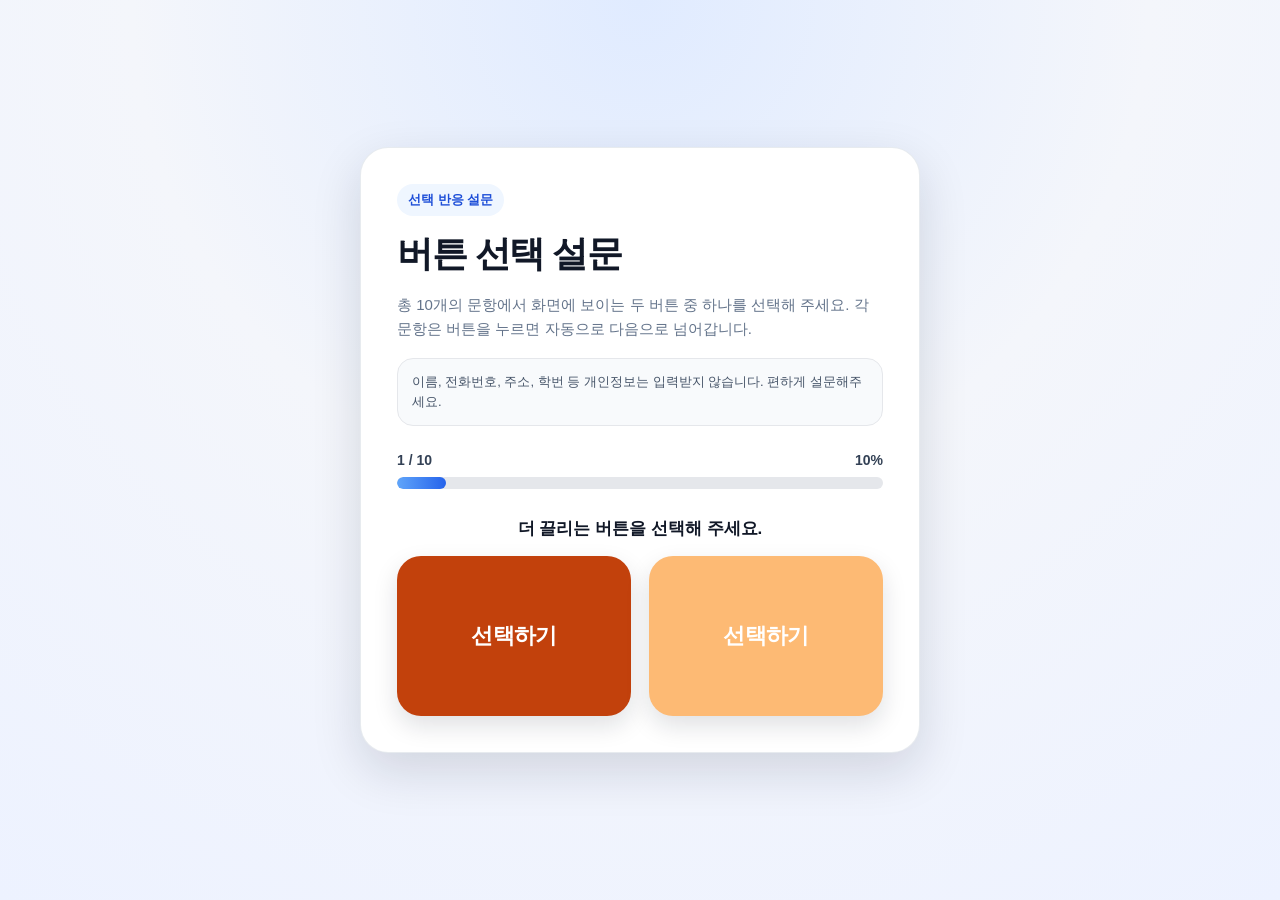
<file: index.html>
<!DOCTYPE html>
<html lang="ko">
<head>
  <meta charset="UTF-8" />
  <meta name="viewport" content="width=device-width, initial-scale=1.0, viewport-fit=cover" />
  <title>선택 반응 설문</title>
  <link rel="stylesheet" href="style.css" />
</head>
<body>
  <main class="app-shell">
    <section class="card survey-card" id="surveyCard">
      <div class="top-label">선택 반응 설문</div>
      <h1>버튼 선택 설문</h1>
      <p class="description">
        총 10개의 문항에서 화면에 보이는 두 버튼 중 하나를 선택해 주세요.
        각 문항은 버튼을 누르면 자동으로 다음으로 넘어갑니다.
      </p>
      <p class="privacy-note">
        이름, 전화번호, 주소, 학번 등 개인정보는 입력받지 않습니다.
        편하게 설문해주세요.
      </p>

      <div class="progress-wrap" aria-label="설문 진행률">
        <div class="progress-text">
          <span id="progressText">1 / 10</span>
          <span id="progressPercent">10%</span>
        </div>
        <div class="progress-bar">
          <div class="progress-fill" id="progressFill"></div>
        </div>
      </div>

      <div class="question-box">
        <p class="question-title" id="questionTitle">더 끌리는 버튼을 선택해 주세요.</p>
        <div class="button-row" id="buttonRow"></div>
      </div>

      <div class="status-message" id="statusMessage" role="status"></div>
    </section>

    <section class="card done-card hidden" id="doneCard">
      <div class="done-icon">✓</div>
      <h1>설문이 완료되었습니다</h1>
      <p class="description">
        응답이 저장되었습니다. 감사합니다!.
      </p>
      <button class="primary-action" id="restartButton">다시 설문하기</button>
    </section>
  </main>

  <script src="script.js"></script>
</body>
</html>
</file>
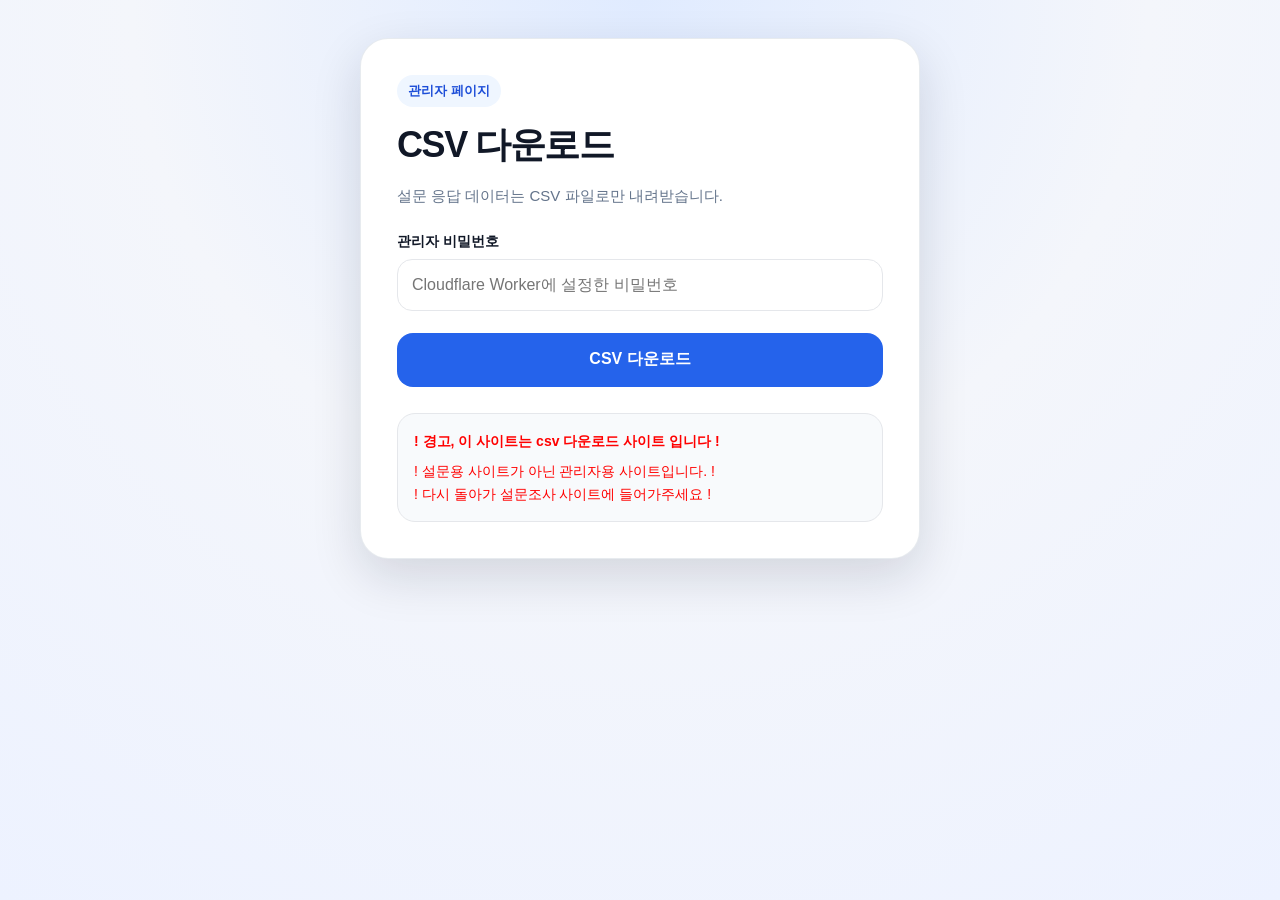
<file: admin.html>
<!DOCTYPE html>
<html lang="ko">
<head>
  <meta charset="UTF-8" />
  <meta name="viewport" content="width=device-width, initial-scale=1.0" />
  <title>관리자 CSV 다운로드</title>
  <link rel="stylesheet" href="style.css" />
</head>
<body>
  <main class="app-shell admin-shell">
    <section class="card admin-card">
      <div class="top-label">관리자 페이지</div>
      <h1>CSV 다운로드</h1>
      <p class="description">
        설문 응답 데이터는 CSV 파일로만 내려받습니다.
      </p>

      <div class="admin-form">
        <label for="adminPassword">관리자 비밀번호</label>
        <input id="adminPassword" type="password" placeholder="Cloudflare Worker에 설정한 비밀번호" autocomplete="current-password" />
        <button class="primary-action" id="downloadCsvButton">CSV 다운로드</button>
      </div>

      <div class="status-message" id="adminStatus" role="status"></div>

      <div class="admin-help">
        <h2><p style="color: red;">! 경고, 이 사이트는 csv 다운로드 사이트 입니다 !</p></h2>
        <p>
          <p style="color: red;">! 설문용 사이트가 아닌 관리자용 사이트입니다. !<br>! 다시 돌아가 설문조사 사이트에 들어가주세요 !</p>
        </p>
      </div>
    </section>
  </main>

  <script src="admin.js"></script>
</body>
</html>
</file>
<file: style.css>
:root {
  --bg: #f4f6fb;
  --card: #ffffff;
  --text: #111827;
  --muted: #64748b;
  --line: #e5e7eb;
  --primary: #2563eb;
  --primary-dark: #1d4ed8;
  --danger-bg: #fee2e2;
  --danger-text: #991b1b;
  --success-bg: #dcfce7;
  --success-text: #166534;
  --shadow: 0 18px 50px rgba(15, 23, 42, 0.14);
}

* {
  box-sizing: border-box;
}

body {
  margin: 0;
  min-height: 100vh;
  font-family: Arial, "Apple SD Gothic Neo", "Noto Sans KR", sans-serif;
  background: radial-gradient(circle at top, #e0ebff 0, var(--bg) 46%, #edf2ff 100%);
  color: var(--text);
}

button,
input {
  font: inherit;
}

.app-shell {
  width: 100%;
  min-height: 100vh;
  display: flex;
  align-items: center;
  justify-content: center;
  padding: 22px 14px;
}

.card {
  width: min(100%, 560px);
  background: var(--card);
  border: 1px solid rgba(148, 163, 184, 0.22);
  border-radius: 28px;
  padding: 28px 22px;
  box-shadow: var(--shadow);
}

.top-label {
  width: fit-content;
  padding: 7px 11px;
  border-radius: 999px;
  background: #eff6ff;
  color: #1d4ed8;
  font-size: 13px;
  font-weight: 700;
  margin-bottom: 14px;
}

h1 {
  margin: 0;
  font-size: clamp(26px, 6vw, 36px);
  letter-spacing: -0.04em;
}

.description {
  margin: 14px 0 0;
  line-height: 1.65;
  color: var(--muted);
  font-size: 15px;
}

.privacy-note {
  margin: 16px 0 0;
  padding: 13px 14px;
  border-radius: 16px;
  background: #f8fafc;
  border: 1px solid var(--line);
  color: #475569;
  line-height: 1.55;
  font-size: 13px;
}

.progress-wrap {
  margin-top: 26px;
}

.progress-text {
  display: flex;
  justify-content: space-between;
  color: #334155;
  font-weight: 700;
  font-size: 14px;
  margin-bottom: 9px;
}

.progress-bar {
  width: 100%;
  height: 12px;
  background: #e5e7eb;
  border-radius: 999px;
  overflow: hidden;
}

.progress-fill {
  height: 100%;
  width: 10%;
  border-radius: 999px;
  background: linear-gradient(90deg, #60a5fa, #2563eb);
  transition: width 180ms ease;
}

.question-box {
  margin-top: 28px;
}

.question-title {
  margin: 0 0 16px;
  text-align: center;
  font-size: 17px;
  font-weight: 800;
}

.button-row {
  display: grid;
  grid-template-columns: 1fr 1fr;
  gap: 13px;
}

.choice-button {
  min-height: 136px;
  border: none;
  border-radius: 24px;
  color: white;
  font-size: 20px;
  font-weight: 900;
  letter-spacing: -0.03em;
  cursor: pointer;
  box-shadow: 0 10px 24px rgba(15, 23, 42, 0.13);
  transition: transform 130ms ease, box-shadow 130ms ease, filter 130ms ease;
  user-select: none;
  -webkit-tap-highlight-color: transparent;
}

.choice-button:active {
  transform: scale(0.97);
  filter: brightness(0.96);
}

.choice-button:disabled {
  cursor: wait;
  opacity: 0.7;
}

.status-message {
  display: none;
  margin-top: 18px;
  padding: 13px 14px;
  border-radius: 14px;
  line-height: 1.55;
  font-size: 14px;
}

.status-message.show {
  display: block;
}

.status-message.error {
  background: var(--danger-bg);
  color: var(--danger-text);
}

.status-message.success {
  background: var(--success-bg);
  color: var(--success-text);
}

.hidden {
  display: none;
}

.done-card {
  text-align: center;
}

.done-icon {
  width: 74px;
  height: 74px;
  margin: 0 auto 16px;
  display: grid;
  place-items: center;
  border-radius: 50%;
  background: var(--success-bg);
  color: var(--success-text);
  font-size: 42px;
  font-weight: 900;
}

.primary-action {
  width: 100%;
  min-height: 54px;
  margin-top: 22px;
  border: none;
  border-radius: 16px;
  background: var(--primary);
  color: white;
  font-weight: 900;
  cursor: pointer;
}

.primary-action:hover {
  background: var(--primary-dark);
}

.primary-action:disabled {
  background: #94a3b8;
  cursor: wait;
}

.admin-shell {
  align-items: flex-start;
  padding-top: 38px;
}

.admin-form {
  margin-top: 24px;
}

.admin-form label {
  display: block;
  margin-bottom: 8px;
  font-size: 14px;
  font-weight: 800;
}

.admin-form input {
  width: 100%;
  min-height: 52px;
  border: 1px solid var(--line);
  border-radius: 15px;
  padding: 0 14px;
  outline: none;
}

.admin-form input:focus {
  border-color: #60a5fa;
  box-shadow: 0 0 0 4px #dbeafe;
}

.admin-help {
  margin-top: 26px;
  padding: 16px;
  border-radius: 18px;
  background: #f8fafc;
  border: 1px solid var(--line);
}

.admin-help h2 {
  margin: 0 0 8px;
  font-size: 16px;
}

.admin-help p {
  margin: 0;
  color: var(--muted);
  line-height: 1.6;
  font-size: 14px;
}

@media (min-width: 760px) {
  .card {
    padding: 36px;
  }

  .button-row {
    gap: 18px;
  }

  .choice-button {
    min-height: 160px;
    font-size: 22px;
  }
}

@media (max-width: 360px) {
  .card {
    padding: 22px 16px;
    border-radius: 22px;
  }

  .choice-button {
    min-height: 118px;
    font-size: 18px;
    border-radius: 20px;
  }
}
</file>
